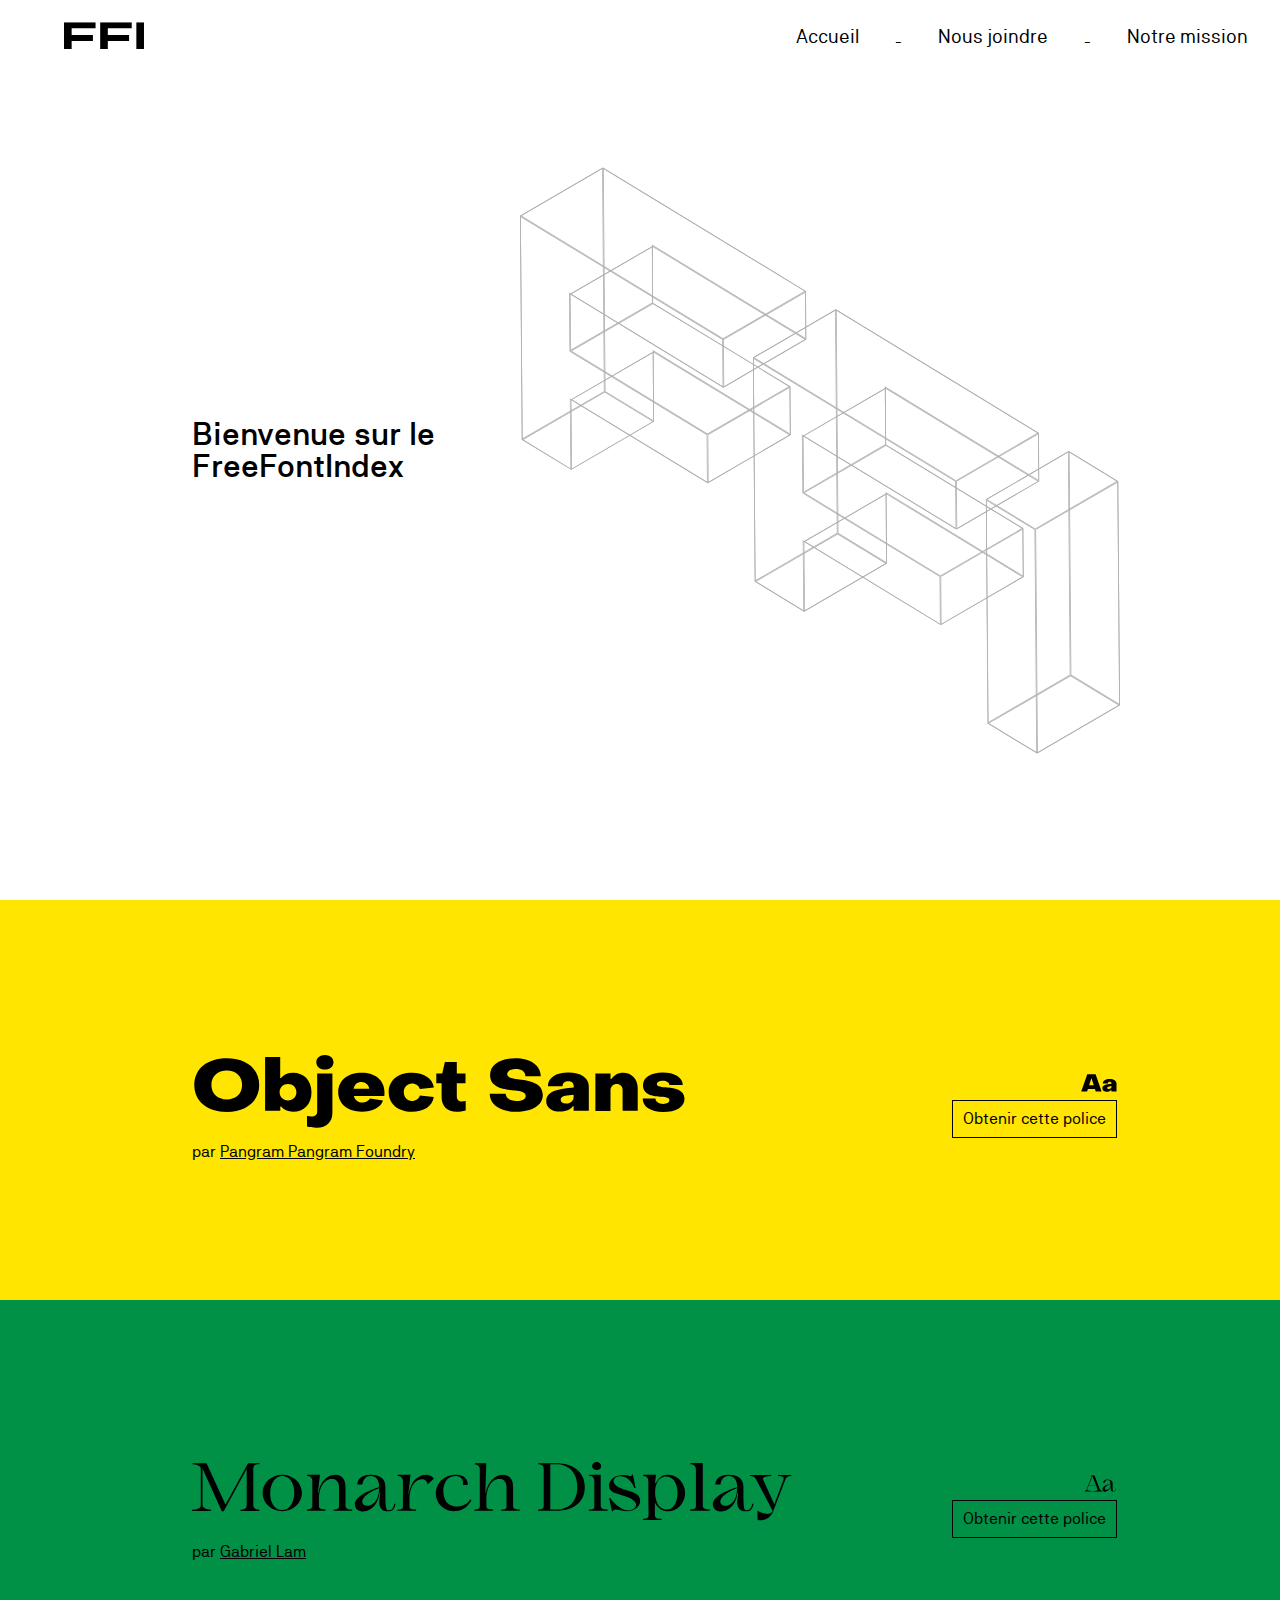
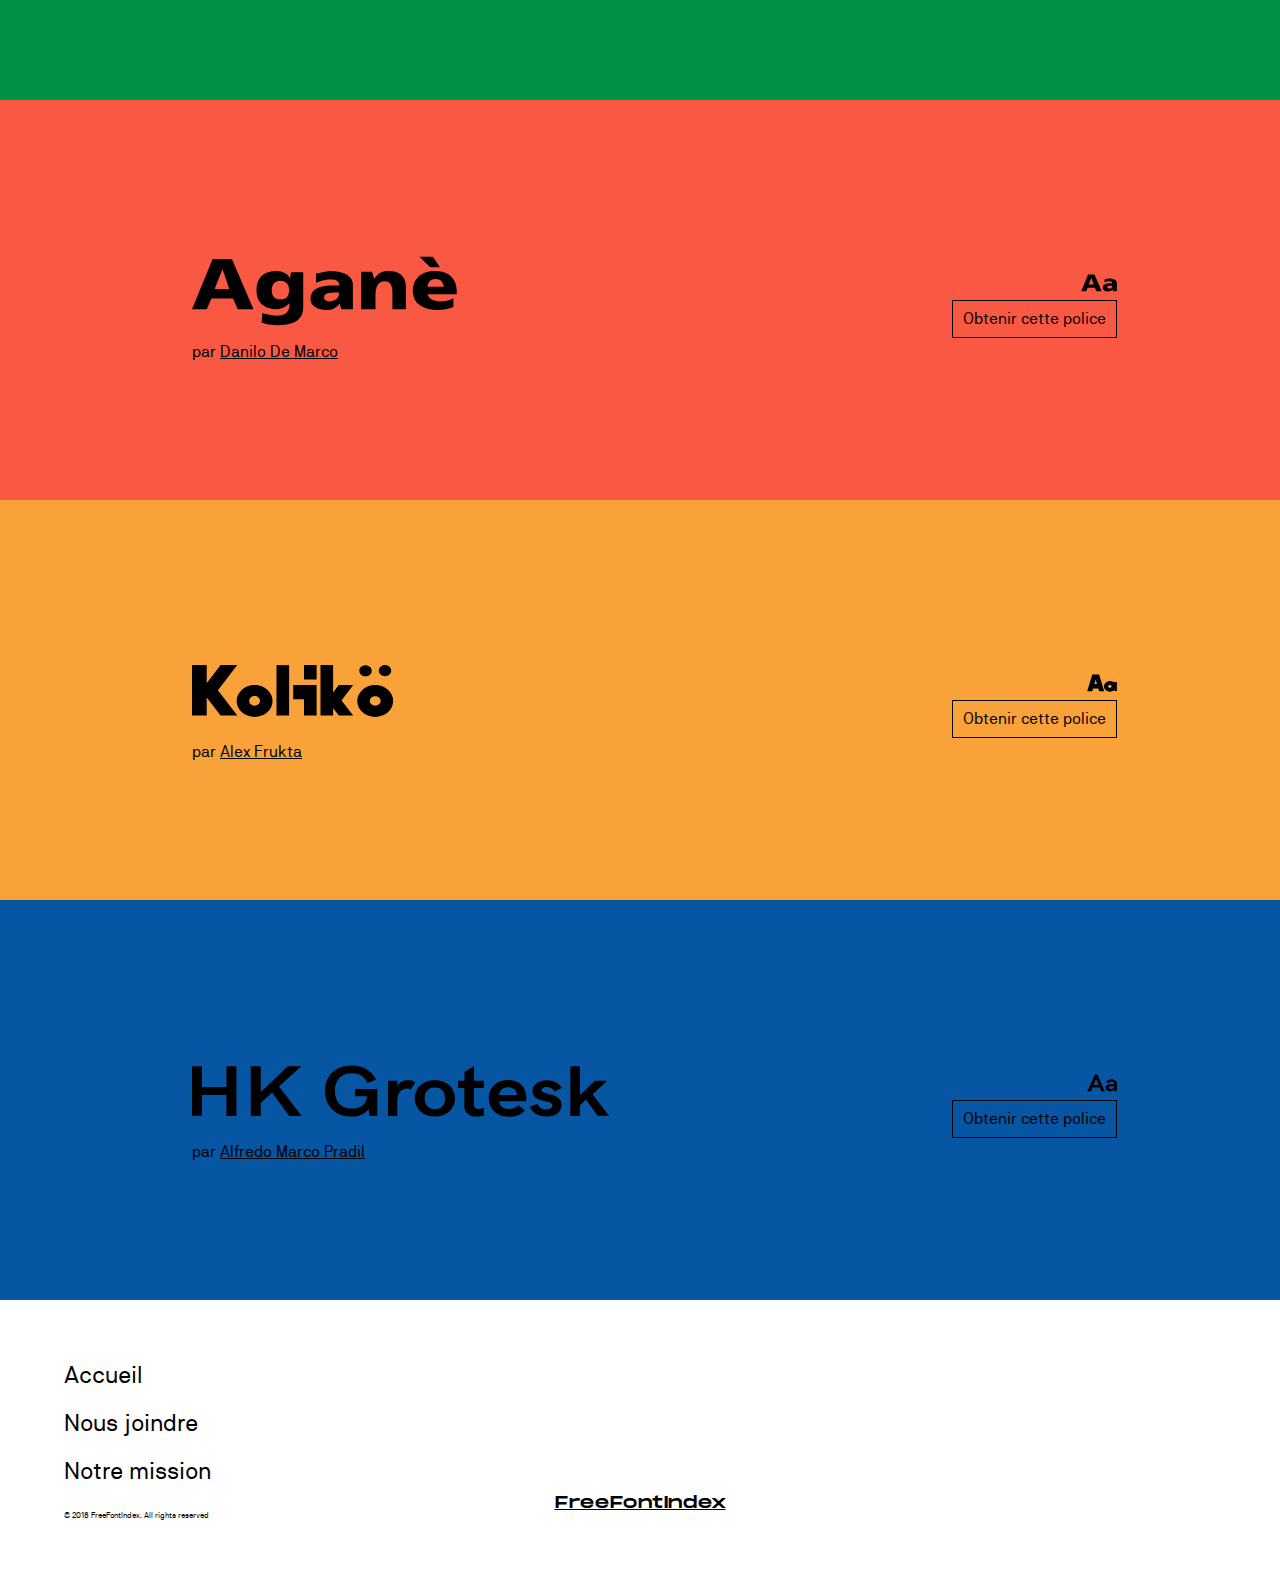
<file: _content/fontIndex/index.html>
<!DOCTYPE html>
<html lang="fr">
    <head>
        <meta charset="UTF-8">
        <meta http-equiv="X-UA-Compatible" content="IE=edge">
        <title>FreeFontIndex</title>
        <meta name="description" content="Index de polices gratuites">
        <meta name="viewport" content="width=device-width, initial-scale=1">
        <link rel="icon" href="images/favicon.ico"/>
        <link rel="stylesheet" href="css/reset.css">
        <link rel="stylesheet" href="css/style.css">
    </head>
    <body>
        <!--[if lt IE 7]>
            <p class="browsehappy">You are using an <strong>outdated</strong> browser. Please <a href="#">upgrade your browser</a> to improve your experience.</p>
        <![endif]-->
        <header>
            <div id="fixNav">
                <a href="index.html"><img id="logoFFI" src="images/ffi_logo.svg" alt="Logo FreeFontIndex" width="80"/></a>
                <nav>
                    <ul>
                        <li><a href="index.html">Accueil</a></li>
                        <li>-</li>
                        <li><a href="contact.html">Nous joindre</a></li>
                        <li>-</li>
                        <li><a href="mission.html">Notre mission</a></li>
                    </ul>
                </nav>
            </div>
            <h1>Bienvenue sur le<br>FreeFontIndex</h1>
            <img id="ffi_bg" onmousedown="return false" src="images/ffi_bg.svg" alt="FFI Illustration" width="600"/> 
        </header>
    
        <section class="objectSans">  
            <div class="content">
                <div class="floatRight">
                    <img src="images/small_object_sans.svg" width="36" height="18" alt="objectSans_sample">
                    <a href="https://pangrampangram.com/products/object-sans?variant=14219004903466" class="button" target="_blank">Obtenir cette police</a>
                </div>
                <img src="images/object_sans.svg" height="100" alt="Object Sans">
                <p>par <a href="https://pangrampangram.com" target="_blank">Pangram Pangram Foundry</a></p> 
            </div>
        </section>

        <section class="monarchDisplay">  
            <div class="content">
                <div class="floatRight">
                    <img src="images/small_monarch_display.svg" width="36" height="18" alt="monarchDisplay_sample">
                    <a href="https://www.dropbox.com/s/4jlxtxypt8q5aa4/Monarch%20Display.zip?dl=0" class="button" target="_blank">Obtenir cette police</a>
                </div>
                <img src="images/mornach_display.svg" height="100" alt="Monarch Display">
                <p>par <a href="https://www.behance.net/baoauditori" target="_blank">Gabriel Lam</a></p> 
            </div>
        </section>

        <section class="agane">  
            <div class="content">
                <div class="floatRight">
                    <img src="images/small_agane.svg" width="36" height="18" alt="agane_sample">
                    <a href="https://www.graphicpear.com/agane-free-font/" class="button" target="_blank">Obtenir cette police</a>
                </div>
                <img src="images/agane.svg" height="100" alt="Agane">
                <p>par <a href="https://www.behance.net/danilodemarcoct" target="_blank">Danilo De Marco</a></p> 
            </div>
        </section>

        <section class="koliko">  
            <div class="content">
                <div class="floatRight">
                    <img src="images/small_koliko.svg" width="36" height="18" alt="koliko_sample">
                    <a href="https://gumroad.com/l/koliko" class="button" target="_blank">Obtenir cette police</a>
                </div>
                <img src="images/koliko.svg" height="100" alt="Koliko">
                <p>par <a href="https://gumroad.com/mrfrukta" target="_blank">Alex Frukta</a></p> 
            </div>
        </section>

        <section class="hkGrotesk">  
            <div class="content">
                <div class="floatRight">
                    <img src="images/small_hk_grotesk.svg" width="36" height="18" alt="hkGrotesk_sample">
                    <a href="https://sellfy.com/p/KTpg/" class="button" target="_blank">Obtenir cette police</a>
                </div>
                <img src="images/hk_grotesk.svg" height="100" alt="HK Grotesk">
                <p>par <a href="https://www.behance.net/pradil" target="_blank">Alfredo Marco Pradil</a></p> 
            </div>
        </section>

        <footer>
            <nav>
                <ul>
                    <li><a href="index.html">Accueil</a></li>
                    <li><a href="contact.html">Nous joindre</a></li>
                    <li><a href="mission.html">Notre mission</a></li>
                </ul>
            </nav>
            <a href="index.html" id="footerLogo">FreeFontIndex</a>
            <p>© 2018 FreeFontIndex. All rights reserved</p>
        </footer>
        
    </body>
</html>
</file>
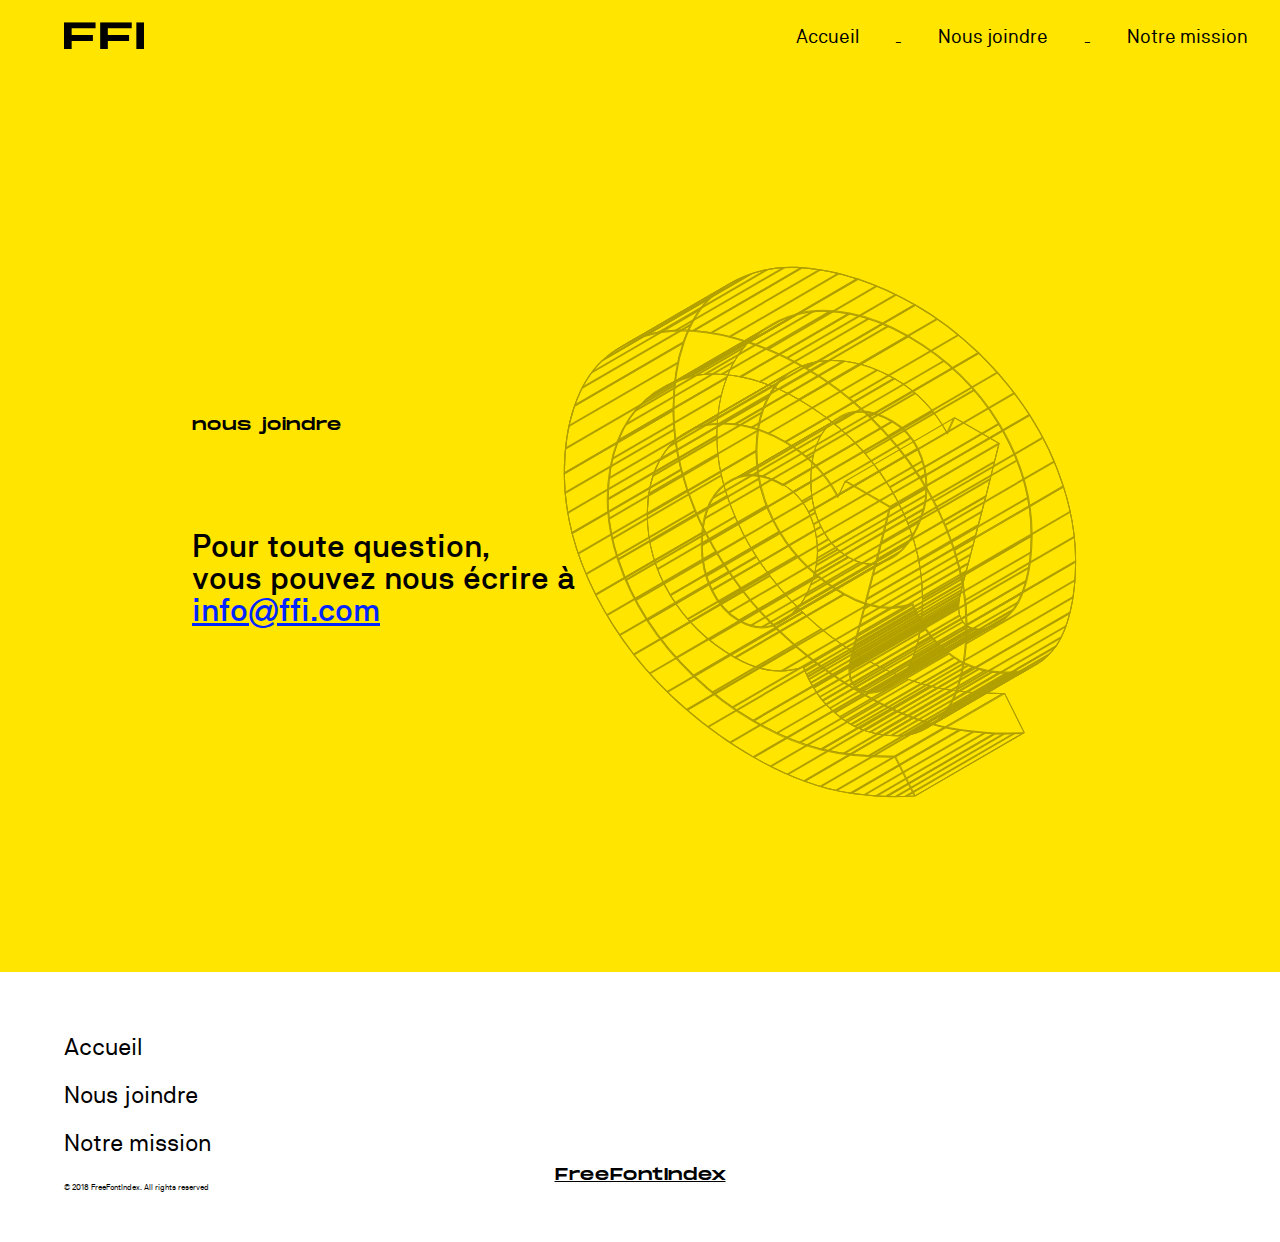
<file: _content/fontIndex/contact.html>
<!DOCTYPE html>
<html lang="fr">
    <head>
        <meta charset="UTF-8">
        <meta http-equiv="X-UA-Compatible" content="IE=edge">
        <title>Nous Joindre - FreeFontIndex</title>
        <meta name="description" content="">
        <meta name="viewport" content="width=device-width, initial-scale=1">
        <link rel="icon" href="images/favicon.ico"/>
        <link rel="stylesheet" href="css/reset.css">
        <link rel="stylesheet" href="css/style.css">
        <link rel="stylesheet" href="css/contact.css">
    </head>
    <body>
        <!--[if lt IE 7]>
            <p class="browsehappy">You are using an <strong>outdated</strong> browser. Please <a href="#">upgrade your browser</a> to improve your experience.</p>
        <![endif]-->
        <header>
                <div id="fixNav">
                    <a href="index.html"><img id="logoFFI" src="images/ffi_logo.svg" alt="Logo FreeFontIndex" width="80"/></a>
                    <nav>
                        <ul>
                            <li><a href="index.html">Accueil</a></li>
                            <li>-</li>
                            <li><a href="contact.html">Nous joindre</a></li>
                            <li>-</li>
                            <li><a href="mission.html">Notre mission</a></li>
                        </ul>
                    </nav>
                </div>
            </header>

        <div id="contact">
            <div id="contactContent">
                    <h1>nous joindre</h1>
                <p>Pour toute question,<br>vous pouvez nous écrire à<br><a href="mailto:info@ffi.com">info@ffi.com</a></p>
            </div>
                <img id="ffi_bg" onmousedown="return false" src="images/arobas_bg.svg" alt="Nous joindre Illustration" width="600"/>
        </div>

        <footer>
                <nav>
                    <ul>
                        <li><a href="index.html">Accueil</a></li>
                        <li><a href="contact.html">Nous joindre</a></li>
                        <li><a href="mission.html">Notre mission</a></li>
                    </ul>
                </nav>
                <a href="index.html" id="footerLogo">FreeFontIndex</a>
                <p>© 2018 FreeFontIndex. All rights reserved</p>
            </footer>
    </body>
</html>
</file>
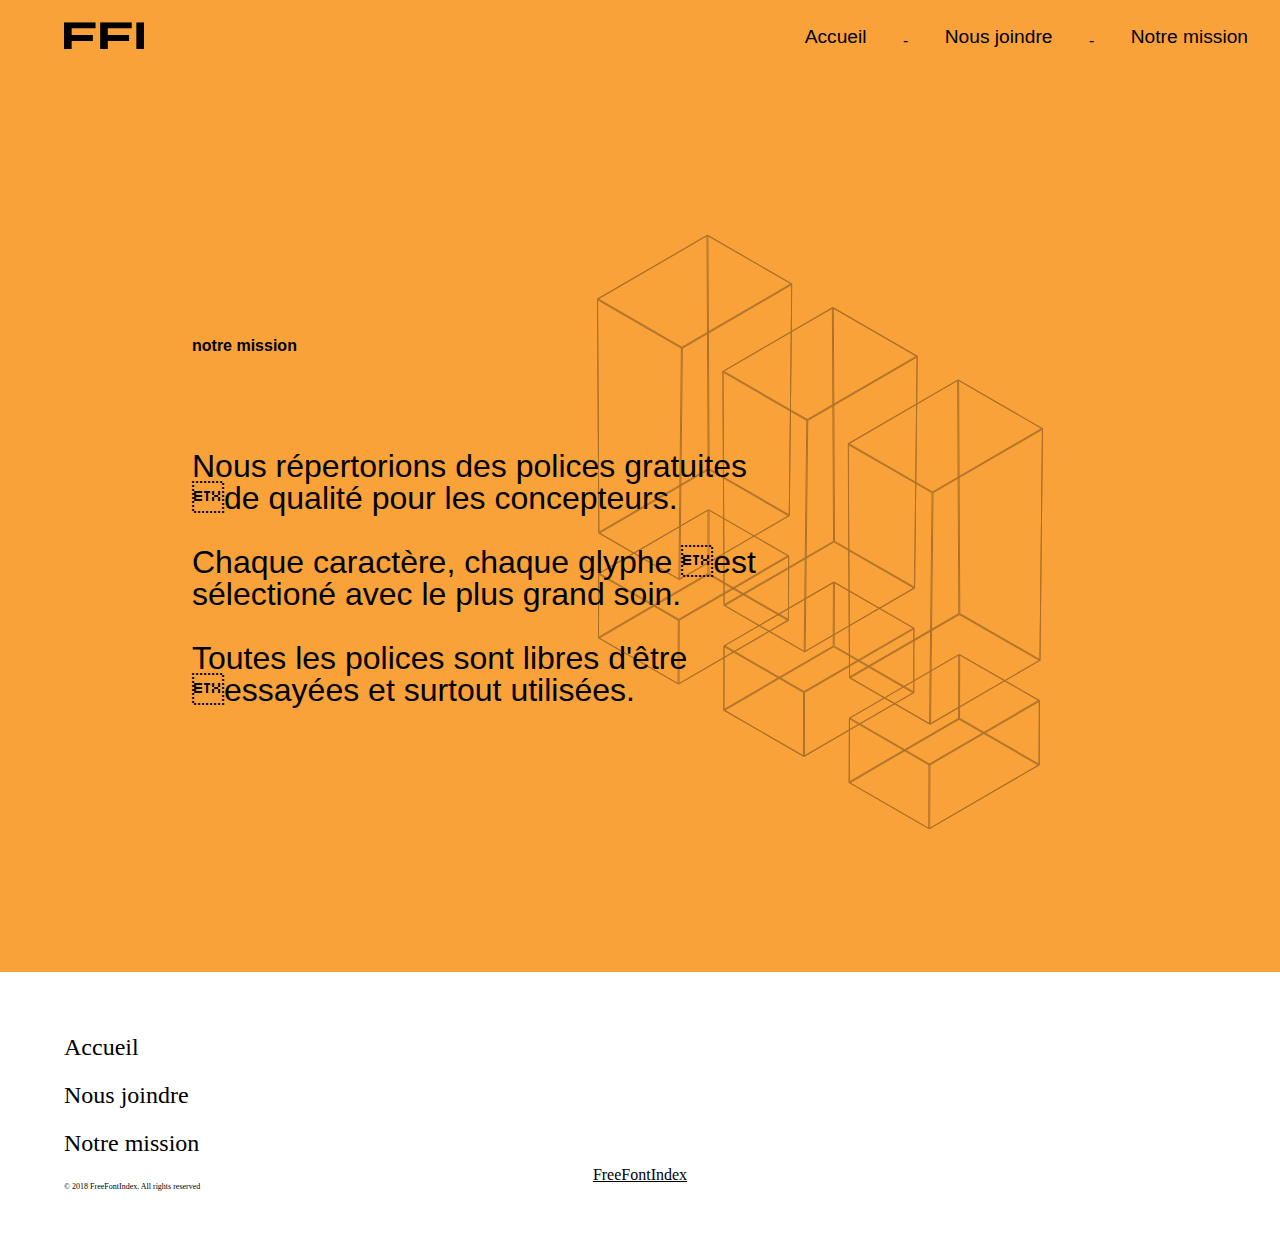
<file: _content/fontIndex/mission.html>
<!DOCTYPE html>
<html lang="fr">
    <head>
        <meta charset="UTF-8">
        <meta http-equiv="X-UA-Compatible" content="IE=edge">
        <title>Nous Mission - FreeFontIndex</title>
        <meta name="description" content="">
        <meta name="viewport" content="width=device-width, initial-scale=1">
        <link rel="icon" href="images/favicon.ico"/>
        <link rel="stylesheet" href="css/reset.css">
        <link rel="stylesheet" href="css/mission.css">
    </head>
    <body>
        <!--[if lt IE 7]>
            <p class="browsehappy">You are using an <strong>outdated</strong> browser. Please <a href="#">upgrade your browser</a> to improve your experience.</p>
        <![endif]-->
        <header>
                <div id="fixNav">
                    <a href="index.html"><img id="logoFFI" src="images/ffi_logo.svg" alt="Logo FreeFontIndex" width="80"/></a>
                    <nav>
                        <ul>
                            <li><a href="index.html">Accueil</a></li>
                            <li>-</li>
                            <li><a href="contact.html">Nous joindre</a></li>
                            <li>-</li>
                            <li><a href="mission.html">Notre mission</a></li>
                        </ul>
                    </nav>
                </div>
            </header>

        <div id="mission">
            <div id="missionContent">
                <h1>notre mission</h1>
                <p>Nous répertorions des polices gratuites de qualité pour les concepteurs.<br>
                <br>
                Chaque caractère, chaque glyphe est sélectioné avec le plus grand soin.<br>
                <br>
                Toutes les polices sont libres d'être essayées et surtout utilisées.</p>
            </div>
                <img id="ffi_bg" onmousedown="return false" src="images/exclamation_bg.svg" alt="Notre mission Illustration" width="600"/>
        </div>

        <footer>
                <nav>
                    <ul>
                        <li><a href="index.html">Accueil</a></li>
                        <li><a href="contact.html">Nous joindre</a></li>
                        <li><a href="mission.html">Notre mission</a></li>
                    </ul>
                </nav>
                <a href="index.html" id="footerLogo">FreeFontIndex</a>
                <p>© 2018 FreeFontIndex. All rights reserved</p>
            </footer>
    </body>
</html>
</file>
<file: _content/fontIndex/css/style.css>
/* Font - Monument Extended */
@font-face {
    font-family: 'Monument Extended';
    src: url('../fonts/MonumentExtended-Regular.woff2') format('woff2'),
        url('../fonts/MonumentExtended-Regular.woff') format('woff'),
        url('../fonts/MonumentExtended-Regular.ttf') format('truetype');
    font-weight: 700;
    font-style: normal;
}

/* Font - NB Akademie */
@font-face {
    font-family: 'NB Akademie Std';
    src: url('../fonts/NBAkademieStd-Italic.woff2') format('woff2'),
        url('../fonts/NBAkademieStd-Italic.woff') format('woff'),
        url('../fonts/NBAkademieStd-Italic.ttf') format('truetype');
    font-weight: 400;
    font-style: italic;
}

@font-face {
    font-family: 'NB Akademie Std';
    src: url('../fonts/NBAkademieStd.woff2') format('woff2'),
        url('../fonts/NBAkademieStd.woff') format('woff'),
        url('../fonts/NBAkademieStd.ttf') format('truetype');
    font-weight: 400;
    font-style: normal;
}

@font-face {
    font-family: 'NB Akademie Std';
    src: url('../fonts/NBAkademieStd-Medium.woff2') format('woff2'),
        url('../fonts/NBAkademieStd-Medium.woff') format('woff'),
        url('../fonts/NBAkademieStd-Medium.ttf') format('truetype');
    font-weight: 500;
    font-style: normal;
}

@font-face {
    font-family: 'NB Akademie Std';
    src: url('../fonts/NBAkademieStd-MediumItalic.woff2') format('woff2'),
        url('../fonts/NBAkademieStd-MediumItalic.woff') format('woff'),
        url('../fonts/NBAkademieStd-MediumItalic.ttf') format('truetype');
    font-weight: 500;
    font-style: italic;
}

@font-face {
    font-family: 'NB Akademie Std';
    src: url('../fonts/NBAkademieStd-BoldItalic.woff2') format('woff2'),
        url('../fonts/NBAkademieStd-BoldItalic.woff') format('woff'),
        url('../fonts/NBAkademieStd-BoldItalic.ttf') format('truetype');
    font-weight: 700;
    font-style: italic;
}

@font-face {
    font-family: 'NB Akademie Std';
    src: url('../fonts/NBAkademieStd-Bold.woff2') format('woff2'),
        url('../fonts/NBAkademieStd-Bold.woff') format('woff'),
        url('../fonts/NBAkademieStd-Bold.ttf') format('truetype');
    font-weight: 700;
    font-style: normal;
}

body{
    width: 100vw;
    overflow-x: hidden;
}

header {
    width: 100%;
    margin: 0;
    height: 100vh;
    display: table;
    background-color: #FFFFFF;
    vertical-align: middle;
    font-family: 'NB Akademie Std', sans-serif;
    position: relative;
}

header nav a {
    float: left;
    color: black;
    font-size: 1.2rem;
    text-align: center;
    text-decoration: none;
    padding-top: 3vh;
}

header nav a:hover {
    text-decoration: underline;
}

header nav {
    float: right;
}

header nav ul li {
	display: inline-block;
    padding-right: 2em;
}

#fixNav {
    height: 8vh;
    min-height: 40px;
	width: 100%;
	background-color: #ffffff;
	text-align: left;
	position: fixed;
    z-index: 2;
    overflow: hidden;
}

#logoFFI {
    position: absolute;
    top: 50%;
    transform: translateY(-50%);
    margin-left: 4rem;
}

#ffi_bg {
    float: right;
    opacity: 0.3;
    filter: alpha(opacity=30); 
    margin-top: 10rem;
    margin-right: 10rem;
}

header h1 {
    font-weight: 500;
    font-size: 2rem;
    position: absolute;
    top: 50%;
    transform: translateY(-50%);
    margin-left: 15%;
}

section {
    height: 40vh;
    min-height: 400px;
    width: 100%;
    display: table;
    margin: 0;
}
  
.content {
    padding-left: 15%;
    display: table-cell;
    vertical-align: middle;
    font-family: 'NB Akademie Std', sans-serif;
    font-weight: 400;
} 

.content p a {
    color: black;
}

.content p a:visited {
    color: black;
}

.floatRight {
    float: right;
    margin-right: 15%;
}

section div div img {
    margin-left: 78%;
    margin-top: 20%;
    margin-bottom: 5px;
}

.button {
    display: block;
    text-decoration: none;
    color: black;
    border-style: solid;
    border-color: black;
    border-width: 1px;
    transition: transform .4s;
    padding: 10px;
}

.button:visited {
    text-decoration: none;
    color: black;
}

.button:hover {
    text-decoration: none;
    background-color: black;
    border-color: black;
}

footer {
    height: 30vh;
    min-height: 400px;
    width: 100vw;
    margin: 0;
    display: table-cell;
    vertical-align: middle;
    text-align: center;
}

footer nav {
    font-family: 'NB Akademie Std', sans-serif;
    font-weight: 400;
    margin-left: 4rem;
    text-align: left;
}
footer nav a {
    color: black;
    text-decoration: none;
    line-height: 3rem;
    font-size: 1.5rem;
}

footer nav a:hover {
    color: black;
    text-decoration: none;
    line-height: 3rem;
    font-size: 1.5rem;
}

footer nav a:hover {
    text-decoration: underline;
}

#footerLogo {
    color: black;
    font-family: 'Monument Extended', sans-serif;
    font-weight: 700;
    text-decoration: underline;
    text-align: center;
}

footer p {
    font-family: 'NB Akademie Std', sans-serif;
    font-weight: 400;
    font-size: 0.5rem;
    margin-left: 4rem;
    text-align: left;
}

/*  Object Sans  */
.objectSans {
    background-color: #FFE500;
}

.objectSans .content .button:hover {
    color: #FFE500;
}

/*  Monarch Display  */
.monarchDisplay {
    background-color: #009146;
}

.monarchDisplay .content .button:hover {
    color: #009146;
}

/*  Aganè  */
.agane {
    background-color: #F95943;
}

.agane .content .button:hover {
    color: #F95943;
}

/*  Koligö  */
.koliko {
    background-color: #F9A23A;
}

.koliko .content .button:hover {
    color: #F9A23A;
}

/*  HK Grotesk  */
.hkGrotesk {
    background-color: #0756A4;
}

.hkGrotesk .content .button:hover {
    color: #0756A4;
}
</file>
<file: _content/fontIndex/css/contact.css>
body{
    width: 100vw;
    overflow-x: hidden;
}

header {
    height: 8vh;
    display: table;
    font-family: 'NB Akademie Std', sans-serif;
    position: relative;
}

header nav a {
    float: left;
    color: black;
    font-size: 1.2rem;
    text-align: center;
    text-decoration: none;
    padding-top: 3vh;
}

header nav a:hover {
    text-decoration: underline;
}

header nav {
    float: right;
}

header nav ul li {
	display: inline-block;
    padding-right: 2em;
}

#fixNav {
    height: 8vh;
    min-height: 40px;
	width: 100%;
	background-color: #FFE500;
	text-align: left;
	position: fixed;
    z-index: 2;
    overflow: hidden;
}

#logoFFI {
    position: absolute;
    top: 50%;
    transform: translateY(-50%);
    margin-left: 4rem;
}

#contact{
    width: 100%;
    margin: 0;
    height: 100vh;
    display: table;
    background-color: #FFE500;
    vertical-align: middle;
    font-family: 'NB Akademie Std', sans-serif;
    position: relative;
}

#contact img {
    float: right;
    opacity: 0.3;
    filter: alpha(opacity=30);
    margin-top: 10rem;
    margin-right: 10rem;
}

#contactContent {
    position: absolute;
    top: 50%;
    transform: translateY(-50%);
    margin-left: 15%;
}

#contact h1 {
    font-family: 'Monument Extended', sans-serif;
    font-weight: 700;
    padding-bottom: 6rem;
}

#contact p {
    font-weight: 500;
    font-size: 2rem;
}

#contact a {
    color: rgb(1, 39, 255);
    text-decoration: underline;
}

#contact a:visited {
    color: rgb(1, 39, 255);
    text-decoration: underline;
}

footer {
    height: 30vh;
    min-height: 400px;
    width: 100vw;
    margin: 0;
    display: table-cell;
    vertical-align: middle;
    text-align: center;
}

footer nav {
    font-family: 'NB Akademie Std';
    font-weight: 400;
    margin-left: 4rem;
    text-align: left;
}
footer nav a {
    color: black;
    text-decoration: none;
    line-height: 3rem;
    font-size: 1.5rem;
}

footer nav a:hover {
    color: black;
    text-decoration: none;
    line-height: 3rem;
    font-size: 1.5rem;
}

footer nav a:hover {
    text-decoration: underline;
}

#footerLogo {
    color: black;
    font-family: 'Monument Extended';
    text-decoration: underline;
    text-align: center;
}

footer p {
    font-family: 'NB Akademie Std';
    font-weight: 400;
    font-size: 0.5rem;
    margin-left: 4rem;
    text-align: left;
}
</file>
<file: _content/fontIndex/css/mission.css>
body{
    width: 100vw;
    overflow-x: hidden;
}

header {
    height: 8vh;
    display: table;
    font-family: 'NB Akademie Std', sans-serif;
    position: relative;
}

header nav a {
    float: left;
    color: black;
    font-size: 1.2rem;
    text-align: center;
    text-decoration: none;
    padding-top: 3vh;
}

header nav a:hover {
    text-decoration: underline;
}

header nav {
    float: right;
}

header nav ul li {
	display: inline-block;
    padding-right: 2em;
}

#fixNav {
    height: 8vh;
    min-height: 40px;
	width: 100%;
	background-color: #F9A23A;
	text-align: left;
	position: fixed;
    z-index: 2;
    overflow: hidden;
}

#logoFFI {
    position: absolute;
    top: 50%;
    transform: translateY(-50%);
    margin-left: 4rem;
}

#mission{
    width: 100%;
    margin: 0;
    height: 100vh;
    display: table;
    background-color: #F9A23A;
    vertical-align: middle;
    font-family: 'NB Akademie Std', sans-serif;
    position: relative;
}

#mission img {
    float: right;
    opacity: 0.3;
    filter: alpha(opacity=30);
    margin-top: 10rem;
    margin-right: 10rem;
}

#missionContent {
    position: absolute;
    top: 50%;
    transform: translateY(-50%);
    margin-left: 15%;
}

#mission h1 {
    font-family: 'Monument Extended', sans-serif;
    font-weight: 700;
    padding-bottom: 6rem;
}

#mission p {
    font-weight: 500;
    font-size: 2rem;
    width: 100%;
    max-width: 36rem;
}

#mission a {
    color: rgb(1, 39, 255);
    text-decoration: underline;
}

#mission a:visited {
    color: rgb(1, 39, 255);
    text-decoration: underline;
}

footer {
    height: 30vh;
    min-height: 400px;
    width: 100vw;
    margin: 0;
    display: table-cell;
    vertical-align: middle;
    text-align: center;
}

footer nav {
    font-family: 'NB Akademie Std';
    font-weight: 400;
    margin-left: 4rem;
    text-align: left;
}
footer nav a {
    color: black;
    text-decoration: none;
    line-height: 3rem;
    font-size: 1.5rem;
}

footer nav a:hover {
    color: black;
    text-decoration: none;
    line-height: 3rem;
    font-size: 1.5rem;
}

footer nav a:hover {
    text-decoration: underline;
}

#footerLogo {
    color: black;
    font-family: 'Monument Extended';
    text-decoration: underline;
    text-align: center;
}

footer p {
    font-family: 'NB Akademie Std';
    font-weight: 400;
    font-size: 0.5rem;
    margin-left: 4rem;
    text-align: left;
}
</file>
